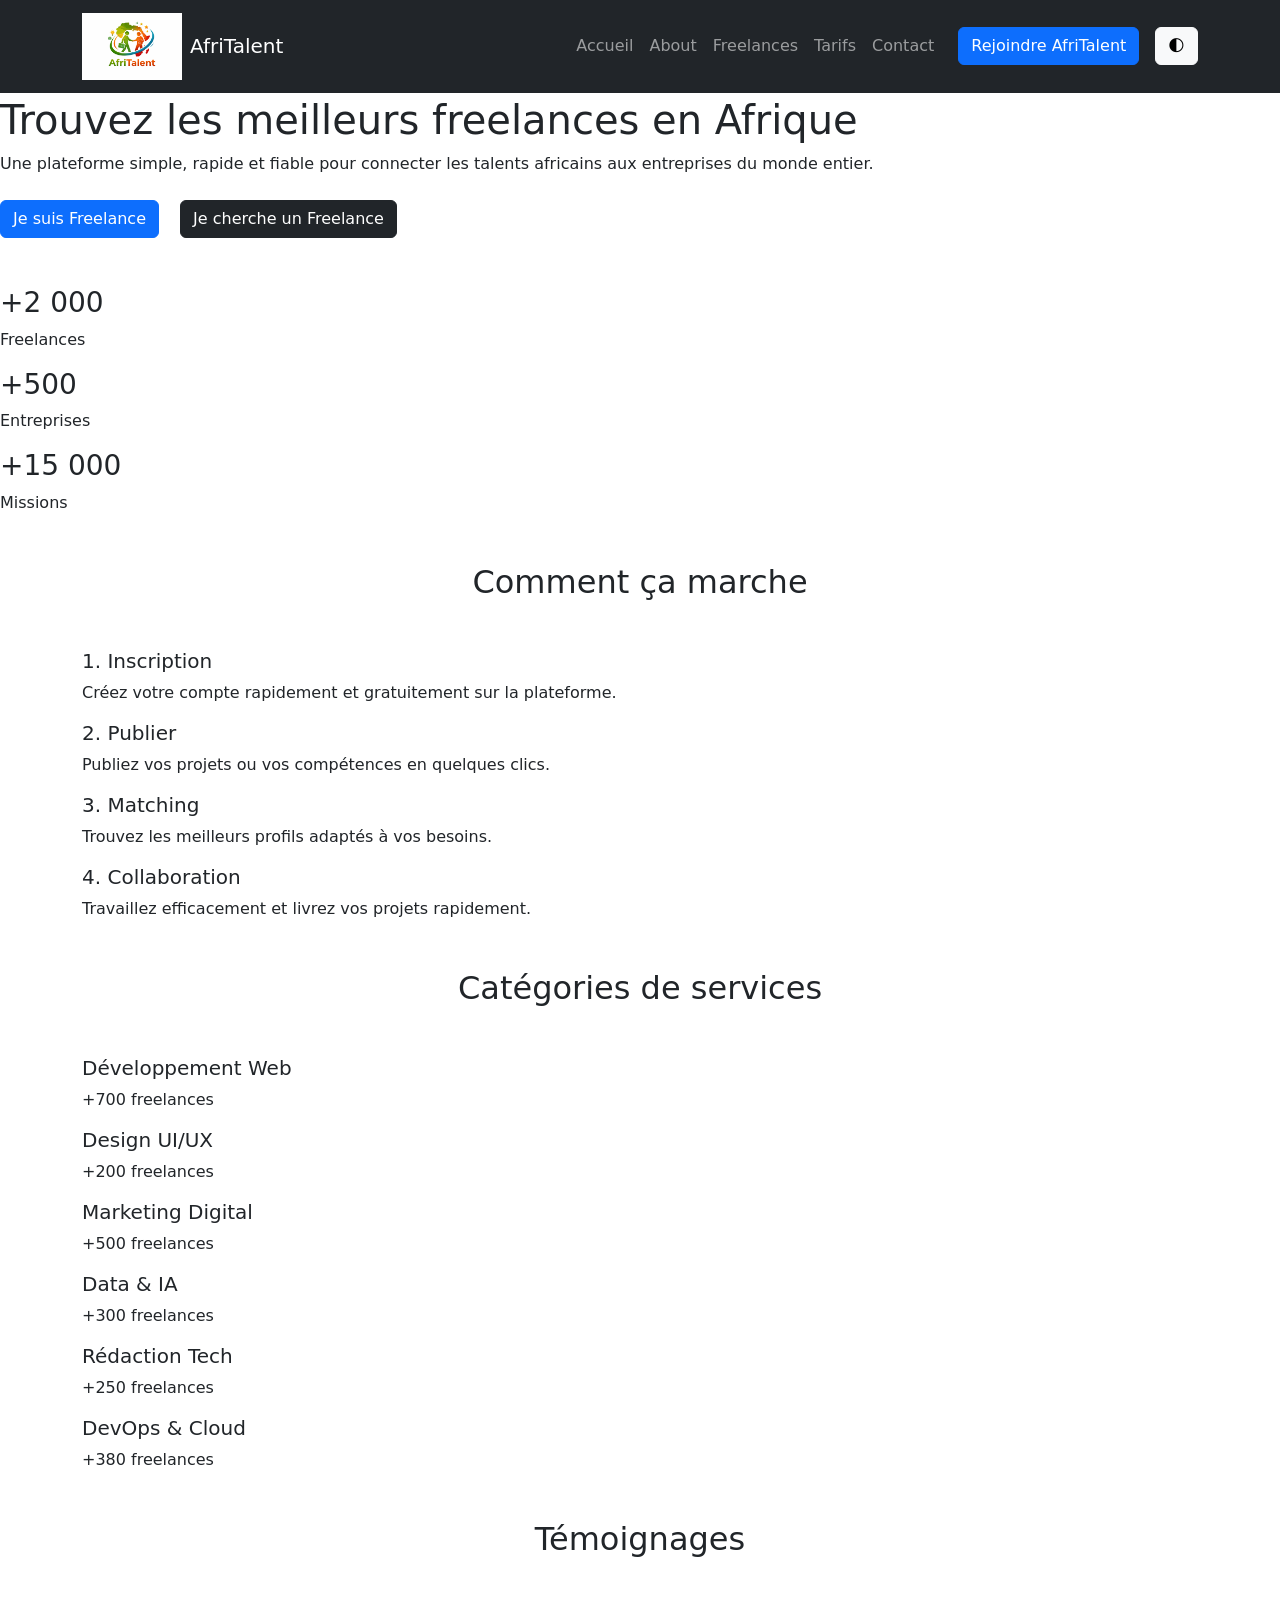
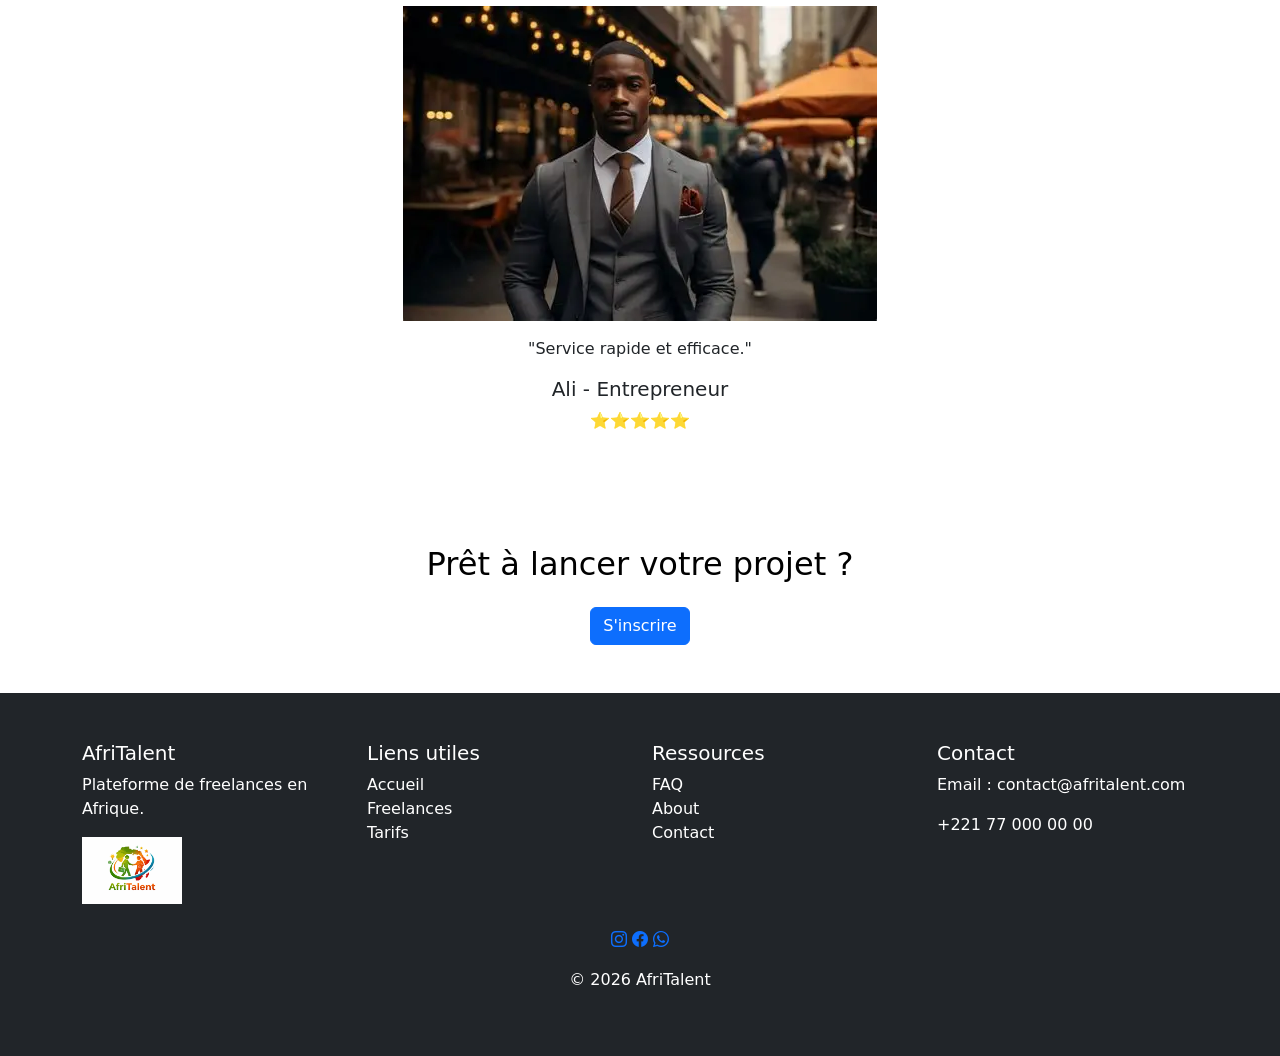
<file: index.html>
<!DOCTYPE html>
<html lang="fr">
<head> 
<meta charset="UTF-8"> 
<meta name="viewport" content="width=device-width, initial-scale=1.0"> 
<head>
  <title>AfriTalent — Accueil</title>
  <!-- Bootstrap -->
  <link href="https://cdn.jsdelivr.net/npm/bootstrap@5.3.0/dist/css/bootstrap.min.css" rel="stylesheet">
  <!-- Bootstrap Icons -->
  <link href="https://cdn.jsdelivr.net/npm/bootstrap-icons@1.11.3/font/bootstrap-icons.min.css" rel="stylesheet"> 
  <link rel="stylesheet" href="css/style.css">
</head>

<body>
  <!-- HEADER -->
  <header>
    <nav class="navbar navbar-expand-lg navbar-dark bg-dark fixed-top">
      <div class="container">
        <a class="navbar-brand d-flex align-items-center" href="index.html">
          <img src="images/logo.png" alt="Logo AfriTalent" width="100" class="me-2">
          AfriTalent
        </a>
        <button class="navbar-toggler" type="button" data-bs-toggle="collapse" data-bs-target="#menu">
          <span class="navbar-toggler-icon"></span>
        </button>
        <div class="collapse navbar-collapse" id="menu">
          <ul class="navbar-nav ms-auto">
            <li class="nav-item">
              <a class="nav-link" href="index.html">Accueil</a>
            </li>
            <li class="nav-item">
              <a class="nav-link" href="about.html">About</a>
            </li>
            <li class="nav-item">
              <a class="nav-link" href="freelances.html">Freelances</a>
            </li>
            <li class="nav-item">
              <a class="nav-link" href="tarifs.html">Tarifs</a>
            </li>
            <li class="nav-item">
              <a class="nav-link" href="contact.html">Contact</a>
            </li>
          </ul>
          <a href="#" class="btn btn-primary ms-3">Rejoindre AfriTalent</a>
          <button class="btn btn-light ms-3">🌓</button>
        </div>
      </div>
    </nav>
  </header>
  <!-- MAIN -->
  <main class="mt-5 pt-5">
    <!-- HERO -->
    <section class="hero">
      <div class="hero-text">
        <h1>Trouvez les meilleurs freelances en Afrique</h1>
        <p>
          Une plateforme simple, rapide et fiable pour connecter les talents africains
          aux entreprises du monde entier.
        </p>
        <div class="mt-4">
          <a href="#" class="btn btn-primary me-3">Je suis Freelance</a>
          <a href="freelances.html" class="btn btn-dark">
            Je cherche un Freelance
          </a>
        </div>
        <div class="stats mt-5">
          <div>
            <h3>+2 000</h3>
            <p>Freelances</p>
          </div>
          <div>
            <h3>+500</h3>
            <p>Entreprises</p>
          </div>
          <div>
            <h3>+15 000</h3>
            <p>Missions</p>
          </div>
        </div>
      </div>
    </section>
    <!-- COMMENT ÇA MARCHE -->
    <section class="container my-5">
      <h2 class="text-center mb-5">Comment ça marche</h2>
      <div class="bento-grid">
        <div class="bento-item large">
          <h5>1. Inscription</h5>
          <p>
            Créez votre compte rapidement et gratuitement sur la plateforme.
          </p>
        </div>
        <div class="bento-item">
          <h5>2. Publier</h5>
          <p>
            Publiez vos projets ou vos compétences en quelques clics.
          </p>
        </div>
        <div class="bento-item">
          <h5>3. Matching</h5>
          <p>
            Trouvez les meilleurs profils adaptés à vos besoins.
          </p>
        </div>
        <div class="bento-item wide">
          <h5>4. Collaboration</h5>
          <p>
            Travaillez efficacement et livrez vos projets rapidement.
          </p>
        </div>
      </div>
    </section>
    <!-- CATÉGORIES -->
    <section class="container my-5">
      <h2 class="text-center mb-5">Catégories de services</h2>
      <div class="categories">
        <div class="category-card">
          <h5>Développement Web</h5>
          <p>+700 freelances</p>
        </div>
        <div class="category-card">
          <h5>Design UI/UX</h5>
          <p>+200 freelances</p>
        </div>
        <div class="category-card">
          <h5>Marketing Digital</h5>
          <p>+500 freelances</p>
        </div>
        <div class="category-card">
          <h5>Data & IA</h5>
          <p>+300 freelances</p>
        </div>
        <div class="category-card">
          <h5>Rédaction Tech</h5>
          <p>+250 freelances</p>
        </div>
        <div class="category-card">
          <h5>DevOps & Cloud</h5>
          <p>+380 freelances</p>
        </div>
      </div>
    </section>
    <!-- TÉMOIGNAGES -->
    <section class="container my-5">
      <h2 class="text-center mb-5">Témoignages</h2>
      <div id="carouselExample" class="carousel slide" data-bs-ride="carousel">
        <div class="carousel-inner text-center">
          <div class="carousel-item active">
            <img src="images/entrepreneur .webp" alt="" class="mb-3">
            <p>"Service rapide et efficace."</p>
            <h5>Ali - Entrepreneur</h5>
            <p>⭐⭐⭐⭐⭐</p>
          </div>
          <div class="carousel-item">
            <img src="images/freelance carooussel.avif" alt="" class="mb-3">
            <p>"Très bonne plateforme pour freelances."</p>
            <h5>Fatou - Freelance</h5>
            <p>⭐⭐⭐⭐⭐</p>
          </div>
          <div class="carousel-item">
            <img src="images/start up.webp" alt="" class="mb-3">
            <p>"Je recommande fortement."</p>
            <h5>Fatoumata - Startup</h5>
            <p>⭐⭐⭐⭐⭐</p>
          </div>
        </div>
        <!-- BUTTONS -->
        <button class="carousel-control-prev" type="button" data-bs-target="#carouselExample" data-bs-slide="prev">
          <span class="carousel-control-prev-icon"></span>
        </button>
        <button class="carousel-control-next" type="button" data-bs-target="#carouselExample" data-bs-slide="next">
          <span class="carousel-control-next-icon"></span>
        </button>
      </div>
    </section>
    <!-- CTA -->
    <section class="text-black text-center py-5">
      <h2>Prêt à lancer votre projet ?</h2>
      <a href="#" class="btn btn-primary mt-3">S'inscrire</a>
    </section>
  </main>
  <!-- FOOTER -->
  <footer class="bg-dark text-white py-5">
    <div class="container">
      <div class="row">
        <div class="col-md-3">
          <h5>AfriTalent</h5>
          <p>Plateforme de freelances en Afrique.</p>
          <img src="images/logo.png" alt="Logo AfriTalent" width="100">
        </div>
        <div class="col-md-3">
          <h5>Liens utiles</h5>
          <ul class="list-unstyled">
            <li>
              <a class="nav-link" href="index.html">Accueil</a>
            </li>
            <li>
              <a class="nav-link" href="freelances.html">Freelances</a>
            </li>
            <li>
              <a class="nav-link" href="tarifs.html">Tarifs</a>
            </li>
          </ul>
        </div>
        <div class="col-md-3">
          <h5>Ressources</h5>
          <ul class="list-unstyled">
            <li>FAQ</li>
            <li>About</li>
            <li>Contact</li>
          </ul>
        </div>
        <div class="col-md-3">
          <h5>Contact</h5>
          <p>Email : contact@afritalent.com</p>
          <p>+221 77 000 00 00</p>
        </div>
      </div>
     <div class="text-center mt-4">
                <a href="#"><i class="bi bi-instagram"></i></a>
                <a href="#"><i class="bi bi-facebook"></i></a>
                <a href="#"><i class="bi bi-whatsapp"></i></a>
                <p class="mt-3">© 2026 AfriTalent</p>
            </div>
    </div>
  </footer>
  <!-- Bootstrap JS -->
  <script src="https://cdn.jsdelivr.net/npm/bootstrap@5.3.0/dist/js/bootstrap.bundle.min.js"></script>
  <script></script>
</body>

</html>
</file>
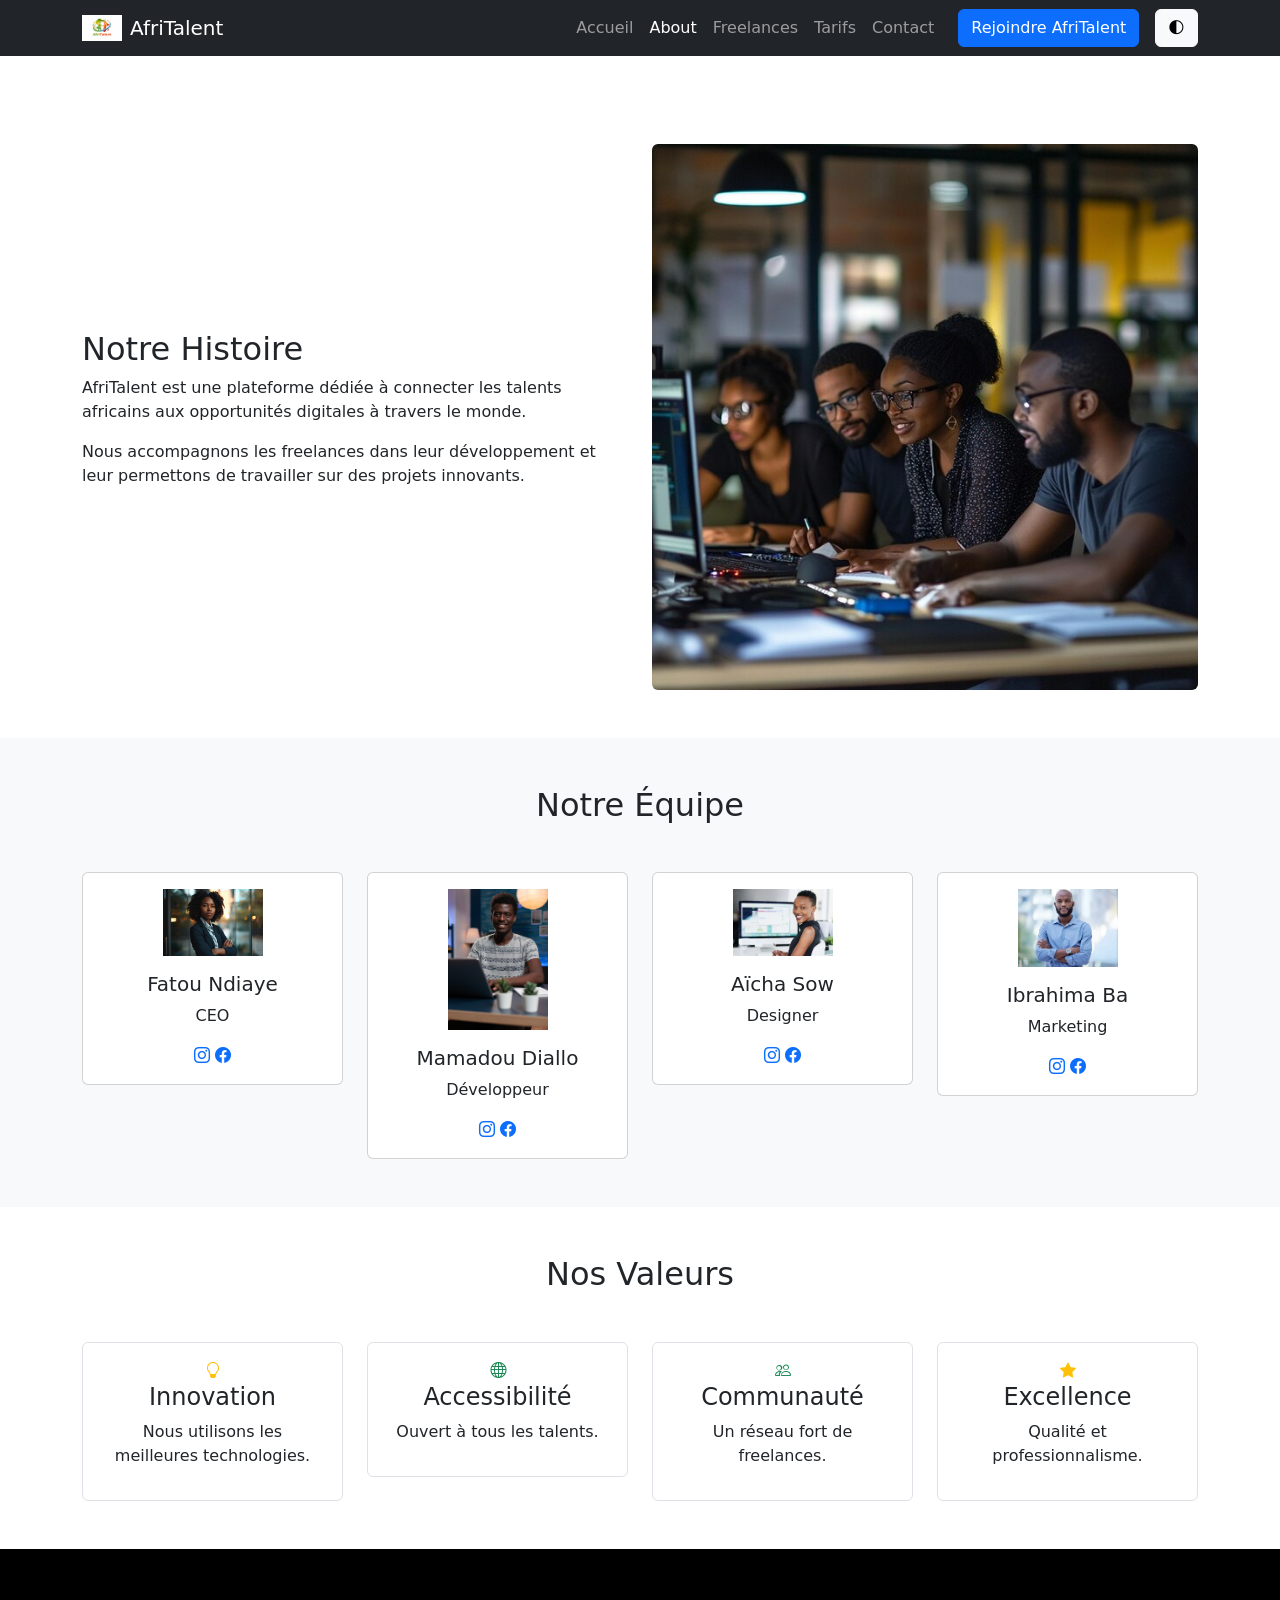
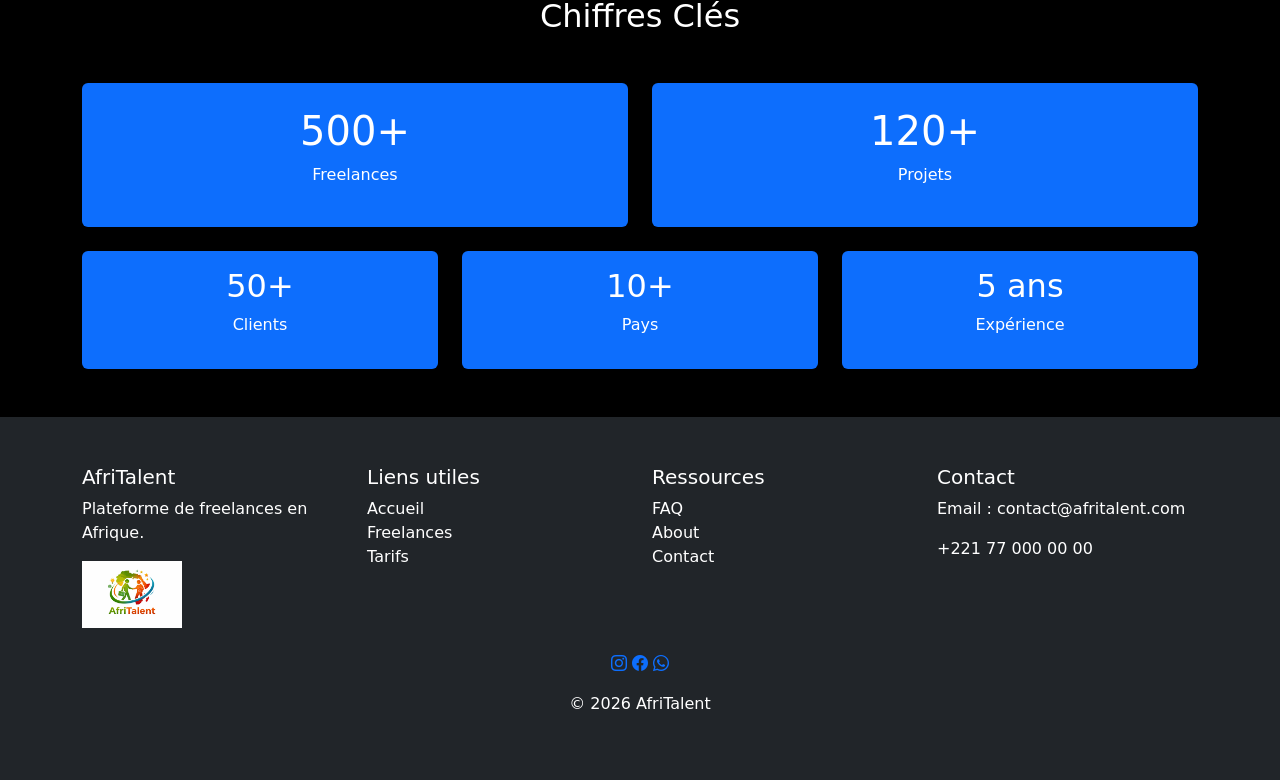
<file: about.html>
<!DOCTYPE html>
<html lang="fr">
<head> 
<meta charset="UTF-8"> 
<meta name="viewport" content="width=device-width, initial-scale=1.0"> 
<head>
    <title>AfriTalent — About</title>
    <link href="https://cdn.jsdelivr.net/npm/bootstrap@5.3.0/dist/css/bootstrap.min.css" rel="stylesheet">
    <link href="https://cdn.jsdelivr.net/npm/bootstrap-icons@1.11.3/font/bootstrap-icons.min.css" rel="stylesheet">
    <link rel="stylesheet" href="css/style.css">
</head>

<body class="pt-5">
    <!-- NAVBAR -->
    <nav class="navbar navbar-expand-lg navbar-dark bg-dark fixed-top">
        <div class="container">
            <a class="navbar-brand d-flex align-items-center" href="index.html">
                <img src="images/logo.png" width="40" class="me-2" alt="logo">
                AfriTalent
            </a>
            <button class="navbar-toggler" type="button" data-bs-toggle="collapse" data-bs-target="#menu">
                <span class="navbar-toggler-icon"></span>
            </button>
            <div class="collapse navbar-collapse" id="menu">
                <ul class="navbar-nav ms-auto">
                    <li class="nav-item">
                        <a class="nav-link" href="index.html">Accueil</a>
                    </li>
                    <li class="nav-item">
                        <a class="nav-link active" href="about.html">About</a>
                    </li>
                    <li class="nav-item">
                        <a class="nav-link" href="freelances.html">Freelances</a>
                    </li>
                    <li class="nav-item">
                        <a class="nav-link" href="tarifs.html">Tarifs</a>
                    </li>
                    <li class="nav-item">
                        <a class="nav-link" href="contact.html">Contact</a>
                    </li>
                </ul>
                <a href="#" class="btn btn-primary ms-3">
                    Rejoindre AfriTalent
                </a>
                <button class="btn btn-light ms-3">🌓</button>
            </div>
        </div>
    </nav>
    <!-- HISTOIRE -->
    <section class="container py-5 mt-5">
        <div class="row align-items-center">
            <div class="col-md-6">
                <h2>Notre Histoire</h2>
                <p>
                    AfriTalent est une plateforme dédiée à connecter les talents africains
                    aux opportunités digitales à travers le monde.
                </p>
                <p>
                    Nous accompagnons les freelances dans leur développement et leur
                    permettons de travailler sur des projets innovants.
                </p>
            </div>
            <div class="col-md-6 text-center">
                <img src="images/notre histoire.jpg" class="img-fluid rounded" alt="Notre histoire">
            </div>
        </div>
    </section>
    <!-- EQUIPE -->
    <section class="bg-light py-5">
        <div class="container">
            <h2 class="text-center mb-5">Notre Équipe</h2>
            <div class="row g-4 text-center">
                <div class="col-md-3">
                    <div class="card p-3">
                        <img src="images/ceo about.avif" class="mx-auto mb-3" width="100">
                        <h5>Fatou Ndiaye</h5>
                        <p>CEO</p>
                        <div>
                            <a href="#"><i class="bi bi-instagram text-primary"></i></a>
                            <a href="#"><i class="bi bi-facebook text-primary"></i></a>
                        </div>
                    </div>
                </div>
                <div class="col-md-3">
                    <div class="card p-3">
                        <img src="images/portrait-homme-entrepredev about.avif" class="mx-auto mb-3" width="100">
                        <h5>Mamadou Diallo</h5>
                        <p>Développeur</p>
                        <div>
                            <a href="#"><i class="bi bi-instagram text-primary"></i></a>
                            <a href="#"><i class="bi bi-facebook text-primary"></i></a>
                        </div>
                    </div>
                </div>
                <div class="col-md-3">
                    <div class="card p-3">
                        <img src="images/designer about.webp" class="mx-auto mb-3" width="100">
                        <h5>Aïcha Sow</h5>
                        <p>Designer</p>
                        <div>
                            <a href="#"><i class="bi bi-instagram text-primary"></i></a>
                            <a href="#"><i class="bi bi-facebook text-primary"></i></a>
                        </div>
                    </div>
                </div>
                <div class="col-md-3">
                    <div class="card p-3">
                        <img src="images/marketing about.webp" class="mx-auto mb-3" width="100">
                        <h5>Ibrahima Ba</h5>
                        <p>Marketing</p>
                        <div>
                            <a href="#"><i class="bi bi-instagram text-primary"></i></a>
                            <a href="#"><i class="bi bi-facebook text-primary"></i></a>
                        </div>
                    </div>
                </div>
            </div>
        </div>
    </section>
    <!-- VALEURS -->
    <section class="container py-5">
        <h2 class="text-center mb-5">Nos Valeurs</h2>
        <div class="row text-center g-4">
            <div class="col-md-3">
                <div class="border rounded p-3">
                    <i class="bi bi-lightbulb text-warning"></i>
                    <h4>Innovation</h4>
                    <p>Nous utilisons les meilleures technologies.</p>
                </div>
            </div>
            <div class="col-md-3">
                <div class="border rounded p-3">
                    <i class="bi bi-globe text-success"></i>
                    <h4>Accessibilité</h4>
                    <p>Ouvert à tous les talents.</p>
                </div>
            </div>
            <div class="col-md-3">
                <div class="border rounded p-3">
                    <i class="bi bi-people text-success"></i>
                    <h4>Communauté</h4>
                    <p>Un réseau fort de freelances.</p>
                </div>
            </div>
            <div class="col-md-3">
                <div class="border rounded p-3">
                    <i class="bi bi-star-fill text-warning"></i>
                    <h4>Excellence</h4>
                    <p>Qualité et professionnalisme.</p>
                </div>
            </div>
        </div>
    </section>
    <!-- CHIFFRES -->
    <section class="bg-black text-white py-5">
        <div class="container">
            <h2 class="text-center mb-5">Chiffres Clés</h2>
            <div class="row g-4">
                <div class="col-md-6">
                    <div class="bg-primary text-center text-white p-4 rounded">
                        <h1>500+</h1>
                        <p>Freelances</p>
                    </div>
                </div>
                <div class="col-md-6">
                    <div class="bg-primary text-center text-white p-4 rounded">
                        <h1>120+</h1>
                        <p>Projets</p>
                    </div>
                </div>
                <div class="col-md-4">
                    <div class="bg-primary text-center text-white p-3 rounded">
                        <h2>50+</h2>
                        <p>Clients</p>
                    </div>
                </div>
                <div class="col-md-4">
                    <div class="bg-primary text-center text-white p-3 rounded">
                        <h2>10+</h2>
                        <p>Pays</p>
                    </div>
                </div>
                <div class="col-md-4">
                    <div class="bg-primary text-center text-white p-3 rounded">
                        <h2>5 ans</h2>
                        <p>Expérience</p>
                    </div>
                </div>
            </div>
        </div>
    </section>
    <!-- FOOTER -->
    <footer class="bg-dark text-white py-5">
        <div class="container">
            <div class="row">
                <div class="col-md-3">
                    <h5>AfriTalent</h5>
                    <p>Plateforme de freelances en Afrique.</p>
                    <img src="images/logo.png" alt="Logo" width="100">
                </div>
                <div class="col-md-3">
                    <h5>Liens utiles</h5>
                    <ul class="list-unstyled">
                        <li><a class="nav-link" href="index.html">Accueil</a></li>
                        <li><a class="nav-link" href="freelances.html">Freelances</a></li>
                        <li><a class="nav-link" href="tarifs.html">Tarifs</a></li>
                    </ul>
                </div>
                <div class="col-md-3">
                    <h5>Ressources</h5>
                    <ul class="list-unstyled">
                        <li>FAQ</li>
                        <li>About</li>
                        <li>Contact</li>
                    </ul>
                </div>
                <div class="col-md-3">
                    <h5>Contact</h5>
                    <p>Email : contact@afritalent.com</p>
                    <p>+221 77 000 00 00</p>
                </div>
            </div>
            <div class="text-center mt-4">
                <a href="#"><i class="bi bi-instagram"></i></a>
                <a href="#"><i class="bi bi-facebook"></i></a>
                <a href="#"><i class="bi bi-whatsapp"></i></a>
                <p class="mt-3">© 2026 AfriTalent</p>
            </div>
        </div>
    </footer>
    <script src="https://cdn.jsdelivr.net/npm/bootstrap@5.3.0/dist/js/bootstrap.bundle.min.js"></script>
    <script></script>
</body>

</html>
</file>
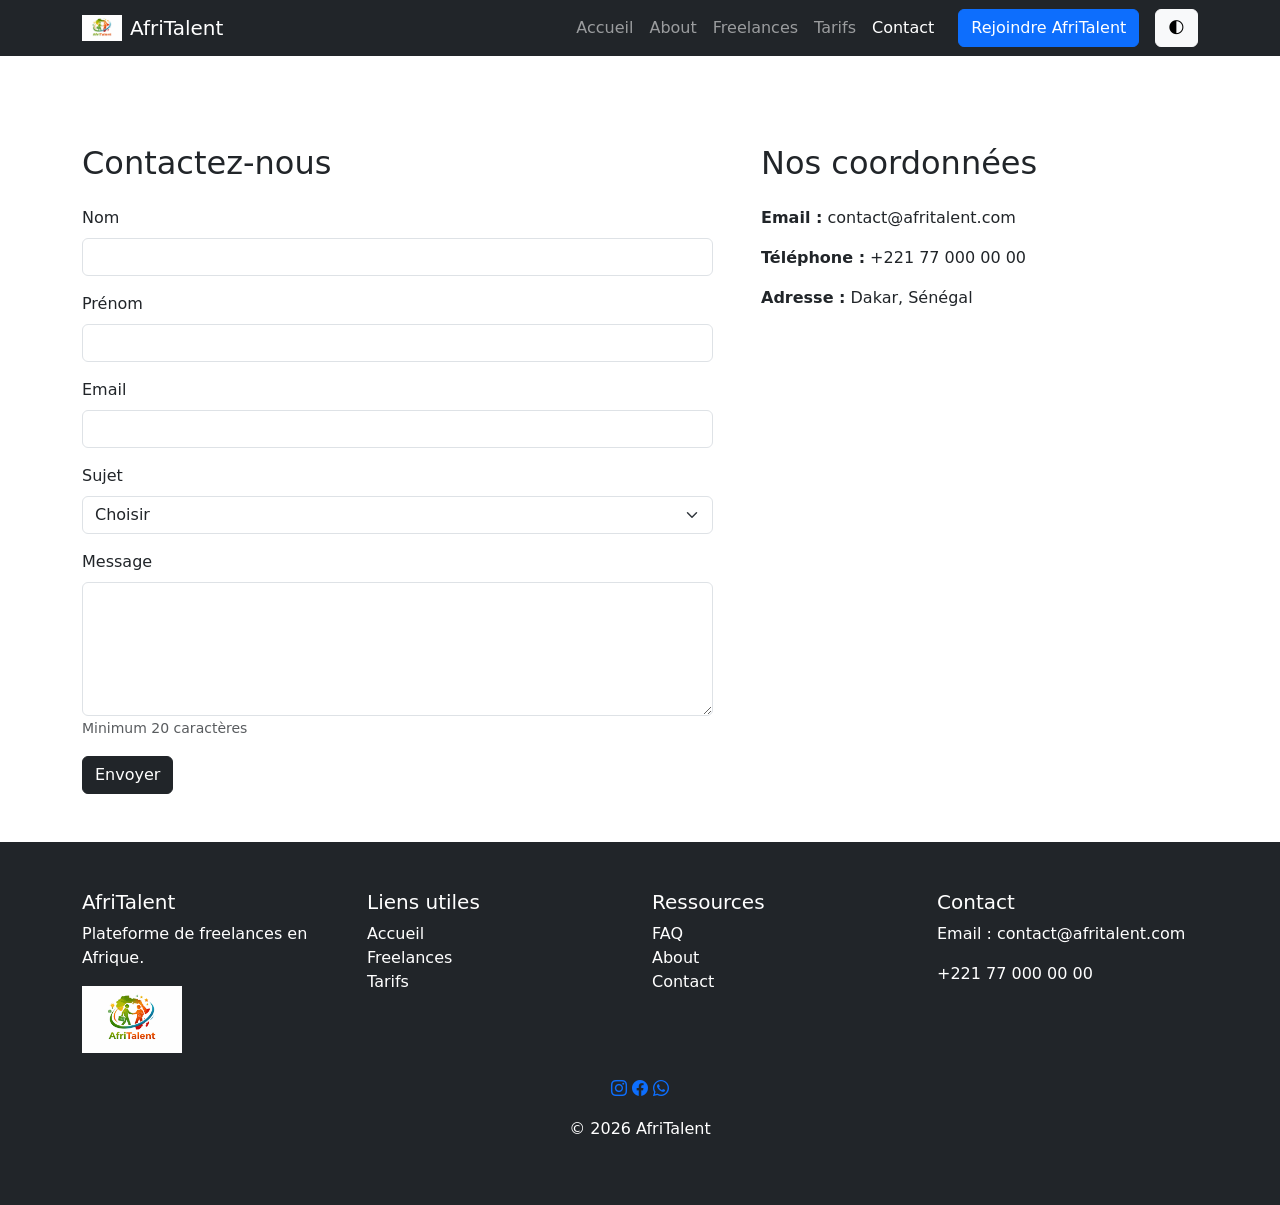
<file: contact.html>
<!DOCTYPE html>
<html lang="fr">
<head> 
<meta charset="UTF-8"> 
<meta name="viewport" content="width=device-width, initial-scale=1.0"> 
<head>
    <title>AfriTalent — Contact</title>
    <link href="https://cdn.jsdelivr.net/npm/bootstrap@5.3.0/dist/css/bootstrap.min.css" rel="stylesheet">
    <link href="https://cdn.jsdelivr.net/npm/bootstrap-icons@1.11.3/font/bootstrap-icons.min.css" rel="stylesheet">
    <link rel="stylesheet" href="css/style.css">
</head>

<body class="pt-5">
    <!-- NAVBAR -->
    <nav class="navbar navbar-expand-lg navbar-dark bg-dark fixed-top">
        <div class="container">
            <a class="navbar-brand d-flex align-items-center" href="index.html">
                <img src="images/logo.png" width="40" class="me-2" alt="logo">
                AfriTalent
            </a>
            <button class="navbar-toggler" type="button" data-bs-toggle="collapse" data-bs-target="#menu">
                <span class="navbar-toggler-icon"></span>
            </button>
            <div class="collapse navbar-collapse" id="menu">
                <ul class="navbar-nav ms-auto">
                    <li class="nav-item">
                        <a class="nav-link" href="index.html">Accueil</a>
                    </li>
                    <li class="nav-item">
                        <a class="nav-link" href="about.html">About</a>
                    </li>
                    <li class="nav-item">
                        <a class="nav-link" href="freelances.html">Freelances</a>
                    </li>
                    <li class="nav-item">
                        <a class="nav-link" href="tarifs.html">Tarifs</a>
                    </li>
                    <li class="nav-item">
                        <a class="nav-link active" href="contact.html">Contact</a>
                    </li>
                </ul>
                <a href="#" class="btn btn-primary ms-3">
                    Rejoindre AfriTalent
                </a>
                <button class="btn btn-light ms-3">🌓</button>
            </div>
        </div>
    </nav>
    <!-- CONTACT -->
    <section class="container py-5 mt-5">
        <div class="row g-5">
            <!-- FORM -->
            <div class="col-md-7">
                <h2 class="mb-4">Contactez-nous</h2>
                <form>
                    <div class="mb-3">
                        <label class="form-label">Nom</label>
                        <input type="text" class="form-control" required>
                    </div>
                    <div class="mb-3">
                        <label class="form-label">Prénom</label>
                        <input type="text" class="form-control" required>
                    </div>
                    <div class="mb-3">
                        <label class="form-label">Email</label>
                        <input type="email" class="form-control" required>
                    </div>
                    <div class="mb-3">
                        <label class="form-label">Sujet</label>
                        <select class="form-select" required>
                            <option value="">Choisir</option>
                            <option>Demande d'information</option>
                            <option>Support</option>
                            <option>Partenariat</option>
                        </select>
                    </div>
                    <div class="mb-3">
                        <label class="form-label">Message</label>
                        <textarea class="form-control" rows="5" minlength="20" required></textarea>
                        <small class="text-muted">
                            Minimum 20 caractères
                        </small>
                    </div>
                    <button type="submit" class="btn btn-dark">
                        Envoyer
                    </button>
                </form>
            </div>
            <!-- INFOS -->
            <div class="col-md-5">
                <h2 class="mb-4">Nos coordonnées</h2>
                <p><strong>Email :</strong> contact@afritalent.com</p>
                <p><strong>Téléphone :</strong> +221 77 000 00 00</p>
                <p><strong>Adresse :</strong> Dakar, Sénégal</p>
                <iframe src="https://maps.google.com/maps?q=dakar&t=&z=13&ie=UTF8&iwloc=&output=embed"></iframe>
            </div>
        </div>
    </section>
    <!-- FOOTER -->
    <footer class="bg-dark text-white py-5">
        <div class="container">
            <div class="row">
                <div class="col-md-3">
                    <h5>AfriTalent</h5>
                    <p>Plateforme de freelances en Afrique.</p>
                    <img src="images/logo.png" alt="Logo" width="100">
                </div>
                <div class="col-md-3">
                    <h5>Liens utiles</h5>
                    <ul class="list-unstyled">
                        <li><a class="nav-link" href="index.html">Accueil</a></li>
                        <li><a class="nav-link" href="freelances.html">Freelances</a></li>
                        <li><a class="nav-link" href="tarifs.html">Tarifs</a></li>
                    </ul>
                </div>
                <div class="col-md-3">
                    <h5>Ressources</h5>
                    <ul class="list-unstyled">
                        <li>FAQ</li>
                        <li>About</li>
                        <li>Contact</li>
                    </ul>
                </div>
                <div class="col-md-3">
                    <h5>Contact</h5>
                    <p>Email : contact@afritalent.com</p>
                    <p>+221 77 000 00 00</p>
                </div>
            </div>
            <div class="text-center mt-4">
                <a href="#"><i class="bi bi-instagram"></i></a>
                <a href="#"><i class="bi bi-facebook"></i></a>
                <a href="#"><i class="bi bi-whatsapp"></i></a>
                <p class="mt-3">© 2026 AfriTalent</p>
            </div>
        </div>
    </footer>
    <script src="https://cdn.jsdelivr.net/npm/bootstrap@5.3.0/dist/js/bootstrap.bundle.min.js"></script>
    <script></script>
</body>

</html>
</file>
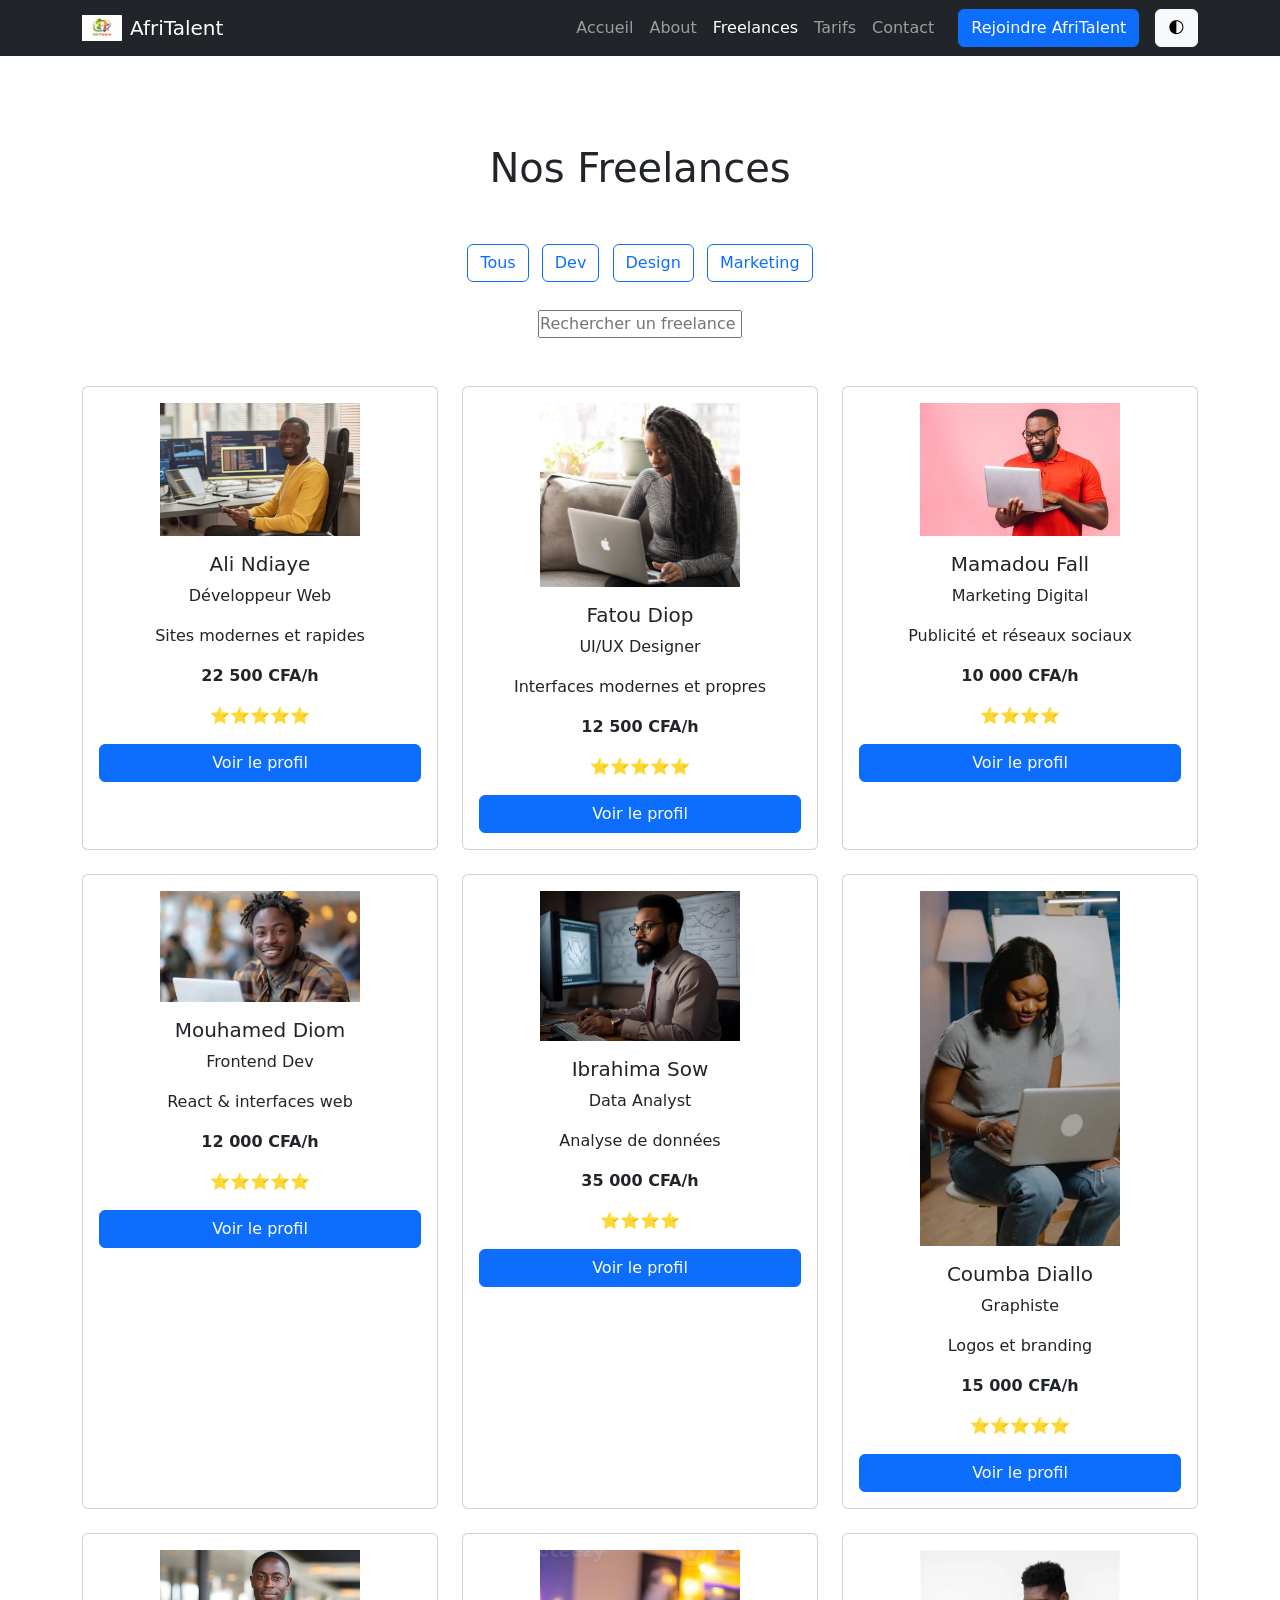
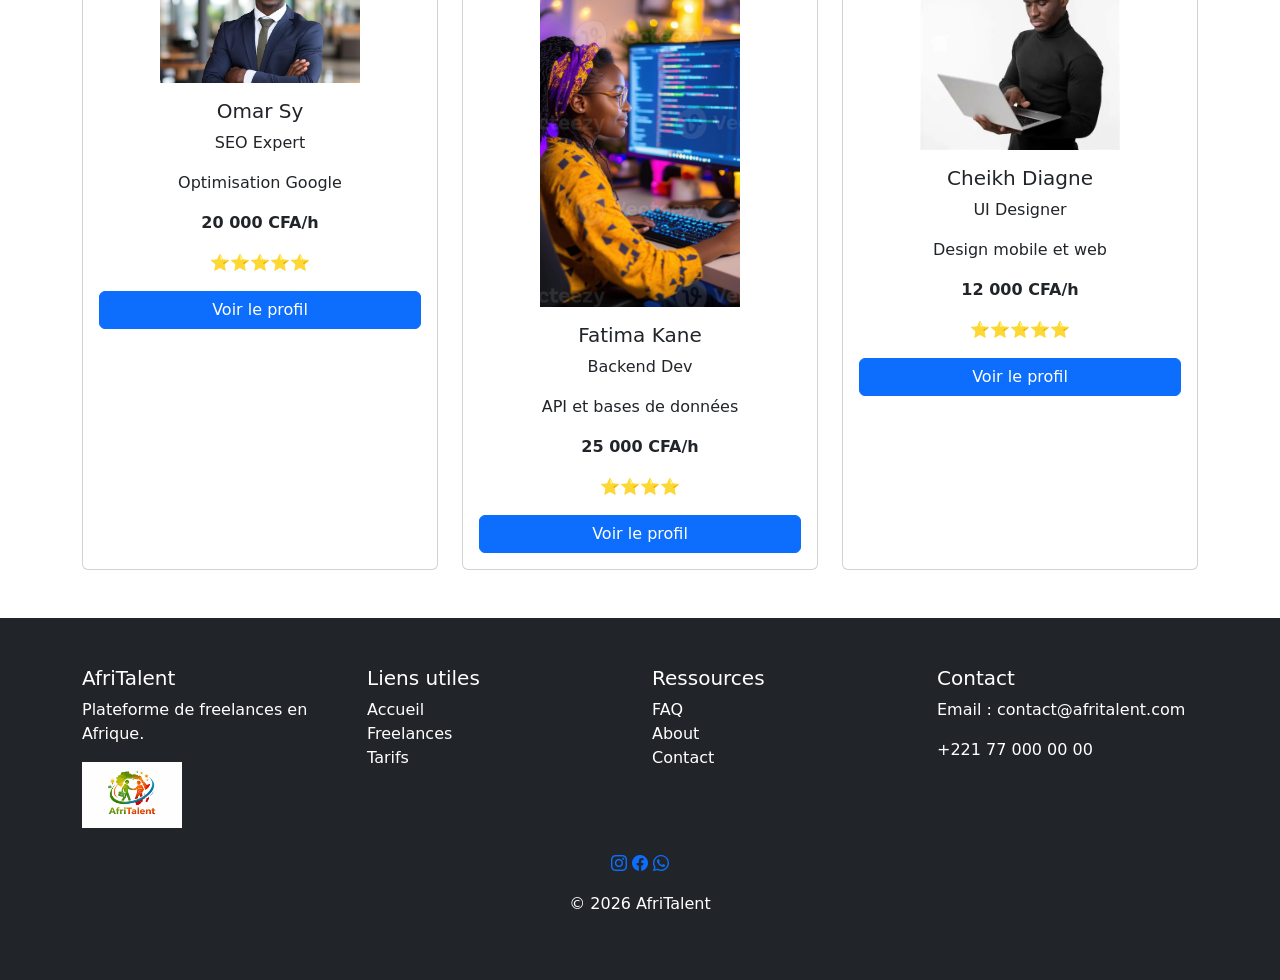
<file: freelances.html>
<!DOCTYPE html>
<html lang="fr">
<head> 
<meta charset="UTF-8"> 
<meta name="viewport" content="width=device-width, initial-scale=1.0"> 
<head>
    <title>AfriTalent — Freelances</title>
    <link href="https://cdn.jsdelivr.net/npm/bootstrap@5.3.0/dist/css/bootstrap.min.css" rel="stylesheet">
    <link href="https://cdn.jsdelivr.net/npm/bootstrap-icons@1.11.3/font/bootstrap-icons.min.css" rel="stylesheet">
    <link rel="stylesheet" href="css/style.css">
</head>

<body class="pt-5">
    <!-- NAVBAR -->
    <nav class="navbar navbar-expand-lg navbar-dark bg-dark fixed-top">
        <div class="container">
            <a class="navbar-brand d-flex align-items-center" href="index.html">
                <img src="images/logo.png" width="40" class="me-2" alt="logo">
                AfriTalent
            </a>
            <button class="navbar-toggler" type="button" data-bs-toggle="collapse" data-bs-target="#menu">
                <span class="navbar-toggler-icon"></span>
            </button>
            <div class="collapse navbar-collapse" id="menu">
                <ul class="navbar-nav ms-auto">
                    <li class="nav-item">
                        <a class="nav-link" href="index.html">Accueil</a>
                    </li>
                    <li class="nav-item">
                        <a class="nav-link" href="about.html">About</a>
                    </li>
                    <li class="nav-item">
                        <a class="nav-link active" href="freelances.html">Freelances</a>
                    </li>
                    <li class="nav-item">
                        <a class="nav-link" href="tarifs.html">Tarifs</a>
                    </li>
                    <li class="nav-item">
                        <a class="nav-link" href="contact.html">Contact</a>
                    </li>
                </ul>
                <a href="#" class="btn btn-primary ms-3">
                    Rejoindre AfriTalent
                </a>
                <button class="btn btn-light ms-3">🌓</button>
            </div>
        </div>
    </nav>
    <!-- MAIN -->
    <main class="container py-5 mt-5">
        <h1 class="text-center mb-5">Nos Freelances</h1>
        <!-- FILTRES -->
        <div class="text-center mb-4">
            <button class="btn btn-outline-primary m-1 filter-btn" data-filter="all">
                Tous
            </button>
            <button class="btn btn-outline-primary m-1 filter-btn" data-filter="dev">
                Dev
            </button>
            <button class="btn btn-outline-primary m-1 filter-btn" data-filter="design">
                Design
            </button>
            <button class="btn btn-outline-primary m-1 filter-btn" data-filter="marketing">
                Marketing
            </button>
        </div>
        <!-- RECHERCHE -->
        <div class="text-center mb-5">
            <div class="search-bar">
                <input type="text" id="search" placeholder="Rechercher un freelance">
            </div>
        </div>
        <!-- PROFILS -->
        <div class="row g-4" id="freelanceList">
            <!-- CARD 1 -->
            <div class="col-12 col-md-6 col-lg-4 freelance-card" data-category="dev">
                <div class="card p-3 text-center h-100">
                    <img src="images/freelances dev.webp" class="mx-auto mb-3" width="200" alt="dev">
                    <h5>Ali Ndiaye</h5>
                    <p>Développeur Web</p>
                    <p>Sites modernes et rapides</p>
                    <p><strong>22 500 CFA/h</strong></p>
                    <p>⭐⭐⭐⭐⭐</p>
                    <button class="btn btn-primary">
                        Voir le profil
                    </button>
                </div>
            </div>
            <!-- CARD 2 -->
            <div class="col-12 col-md-6 col-lg-4 freelance-card" data-category="design">
                <div class="card p-3 text-center h-100">
                    <img src="images/ux-design.jpg" class="mx-auto mb-3" width="200" alt="designer">
                    <h5>Fatou Diop</h5>
                    <p>UI/UX Designer</p>
                    <p>Interfaces modernes et propres</p>
                    <p><strong>12 500 CFA/h</strong></p>
                    <p>⭐⭐⭐⭐⭐</p>
                    <button class="btn btn-primary">
                        Voir le profil
                    </button>
                </div>
            </div>
            <!-- CARD 3 -->
            <div class="col-12 col-md-6 col-lg-4 freelance-card" data-category="marketing">
                <div class="card p-3 text-center h-100">
                    <img src="images/mark free.jpg" class="mx-auto mb-3" width="200" alt="marketing">
                    <h5>Mamadou Fall</h5>
                    <p>Marketing Digital</p>
                    <p>Publicité et réseaux sociaux</p>
                    <p><strong>10 000 CFA/h</strong></p>
                    <p>⭐⭐⭐⭐</p>
                    <button class="btn btn-primary">
                        Voir le profil
                    </button>
                </div>
            </div>
            <!-- CARD 4 -->
            <div class="col-12 col-md-6 col-lg-4 freelance-card" data-category="dev">
                <div class="card p-3 text-center h-100">
                    <img src="images/front dev.webp" class="mx-auto mb-3" width="200" alt="frontend">
                    <h5>Mouhamed Diom</h5>
                    <p>Frontend Dev</p>
                    <p>React & interfaces web</p>
                    <p><strong>12 000 CFA/h</strong></p>
                    <p>⭐⭐⭐⭐⭐</p>
                    <button class="btn btn-primary">
                        Voir le profil
                    </button>
                </div>
            </div>
            <!-- CARD 5 -->
            <div class="col-12 col-md-6 col-lg-4 freelance-card" data-category="dev">
                <div class="card p-3 text-center h-100">
                    <img src="images/data analyst.avif" class="mx-auto mb-3" width="200" alt="data">
                    <h5>Ibrahima Sow</h5>
                    <p>Data Analyst</p>
                    <p>Analyse de données</p>
                    <p><strong>35 000 CFA/h</strong></p>
                    <p>⭐⭐⭐⭐</p>
                    <button class="btn btn-primary">
                        Voir le profil
                    </button>
                </div>
            </div>
            <!-- CARD 6 -->
            <div class="col-12 col-md-6 col-lg-4 freelance-card" data-category="design">
                <div class="card p-3 text-center h-100">
                    <img src="images/graph.webp" class="mx-auto mb-3" width="200" alt="graphiste">
                    <h5>Coumba Diallo</h5>
                    <p>Graphiste</p>
                    <p>Logos et branding</p>
                    <p><strong>15 000 CFA/h</strong></p>
                    <p>⭐⭐⭐⭐⭐</p>
                    <button class="btn btn-primary">
                        Voir le profil
                    </button>
                </div>
            </div>
            <!-- CARD 7 -->
            <div class="col-12 col-md-6 col-lg-4 freelance-card" data-category="marketing">
                <div class="card p-3 text-center h-100">
                    <img src="images/seo expert .avif" class="mx-auto mb-3" width="200" alt="seo">
                    <h5>Omar Sy</h5>
                    <p>SEO Expert</p>
                    <p>Optimisation Google</p>
                    <p><strong>20 000 CFA/h</strong></p>
                    <p>⭐⭐⭐⭐⭐</p>
                    <button class="btn btn-primary">
                        Voir le profil
                    </button>
                </div>
            </div>
            <!-- CARD 8 -->
            <div class="col-12 col-md-6 col-lg-4 freelance-card" data-category="dev">
                <div class="card p-3 text-center h-100">
                    <img src="images/back end .jpg" class="mx-auto mb-3" width="200" alt="backend">
                    <h5>Fatima Kane</h5>
                    <p>Backend Dev</p>
                    <p>API et bases de données</p>
                    <p><strong>25 000 CFA/h</strong></p>
                    <p>⭐⭐⭐⭐</p>
                    <button class="btn btn-primary">
                        Voir le profil
                    </button>
                </div>
            </div>
            <!-- CARD 9 -->
            <div class="col-12 col-md-6 col-lg-4 freelance-card" data-category="design">
                <div class="card p-3 text-center h-100">
                    <img src="images/OIP.webp" class="mx-auto mb-3" width="200" alt="ui designer">
                    <h5>Cheikh Diagne</h5>
                    <p>UI Designer</p>
                    <p>Design mobile et web</p>
                    <p><strong>12 000 CFA/h</strong></p>
                    <p>⭐⭐⭐⭐⭐</p>
                    <button class="btn btn-primary">
                        Voir le profil
                    </button>
                </div>
            </div>
        </div>
    </main>
    <!-- FOOTER -->
    <footer class="bg-dark text-white py-5">
        <div class="container">
            <div class="row">
                <div class="col-md-3">
                    <h5>AfriTalent</h5>
                    <p>Plateforme de freelances en Afrique.</p>
                    <img src="images/logo.png" alt="Logo" width="100">
                </div>
                <div class="col-md-3">
                    <h5>Liens utiles</h5>
                    <ul class="list-unstyled">
                        <li><a class="nav-link" href="index.html">Accueil</a></li>
                        <li><a class="nav-link" href="freelances.html">Freelances</a></li>
                        <li><a class="nav-link" href="tarifs.html">Tarifs</a></li>
                    </ul>
                </div>
                <div class="col-md-3">
                    <h5>Ressources</h5>
                    <ul class="list-unstyled">
                        <li>FAQ</li>
                        <li>About</li>
                        <li>Contact</li>
                    </ul>
                </div>
                <div class="col-md-3">
                    <h5>Contact</h5>
                    <p>Email : contact@afritalent.com</p>
                    <p>+221 77 000 00 00</p>
                </div>
            </div>
            <div class="text-center mt-4">
                <a href="#"><i class="bi bi-instagram"></i></a>
                <a href="#"><i class="bi bi-facebook"></i></a>
                <a href="#"><i class="bi bi-whatsapp"></i></a>
                <p class="mt-3">© 2026 AfriTalent</p>
            </div>
        </div>
    </footer>
    <script src="https://cdn.jsdelivr.net/npm/bootstrap@5.3.0/dist/js/bootstrap.bundle.min.js"></script>
    <script></script>
</body>

</html>
</file>
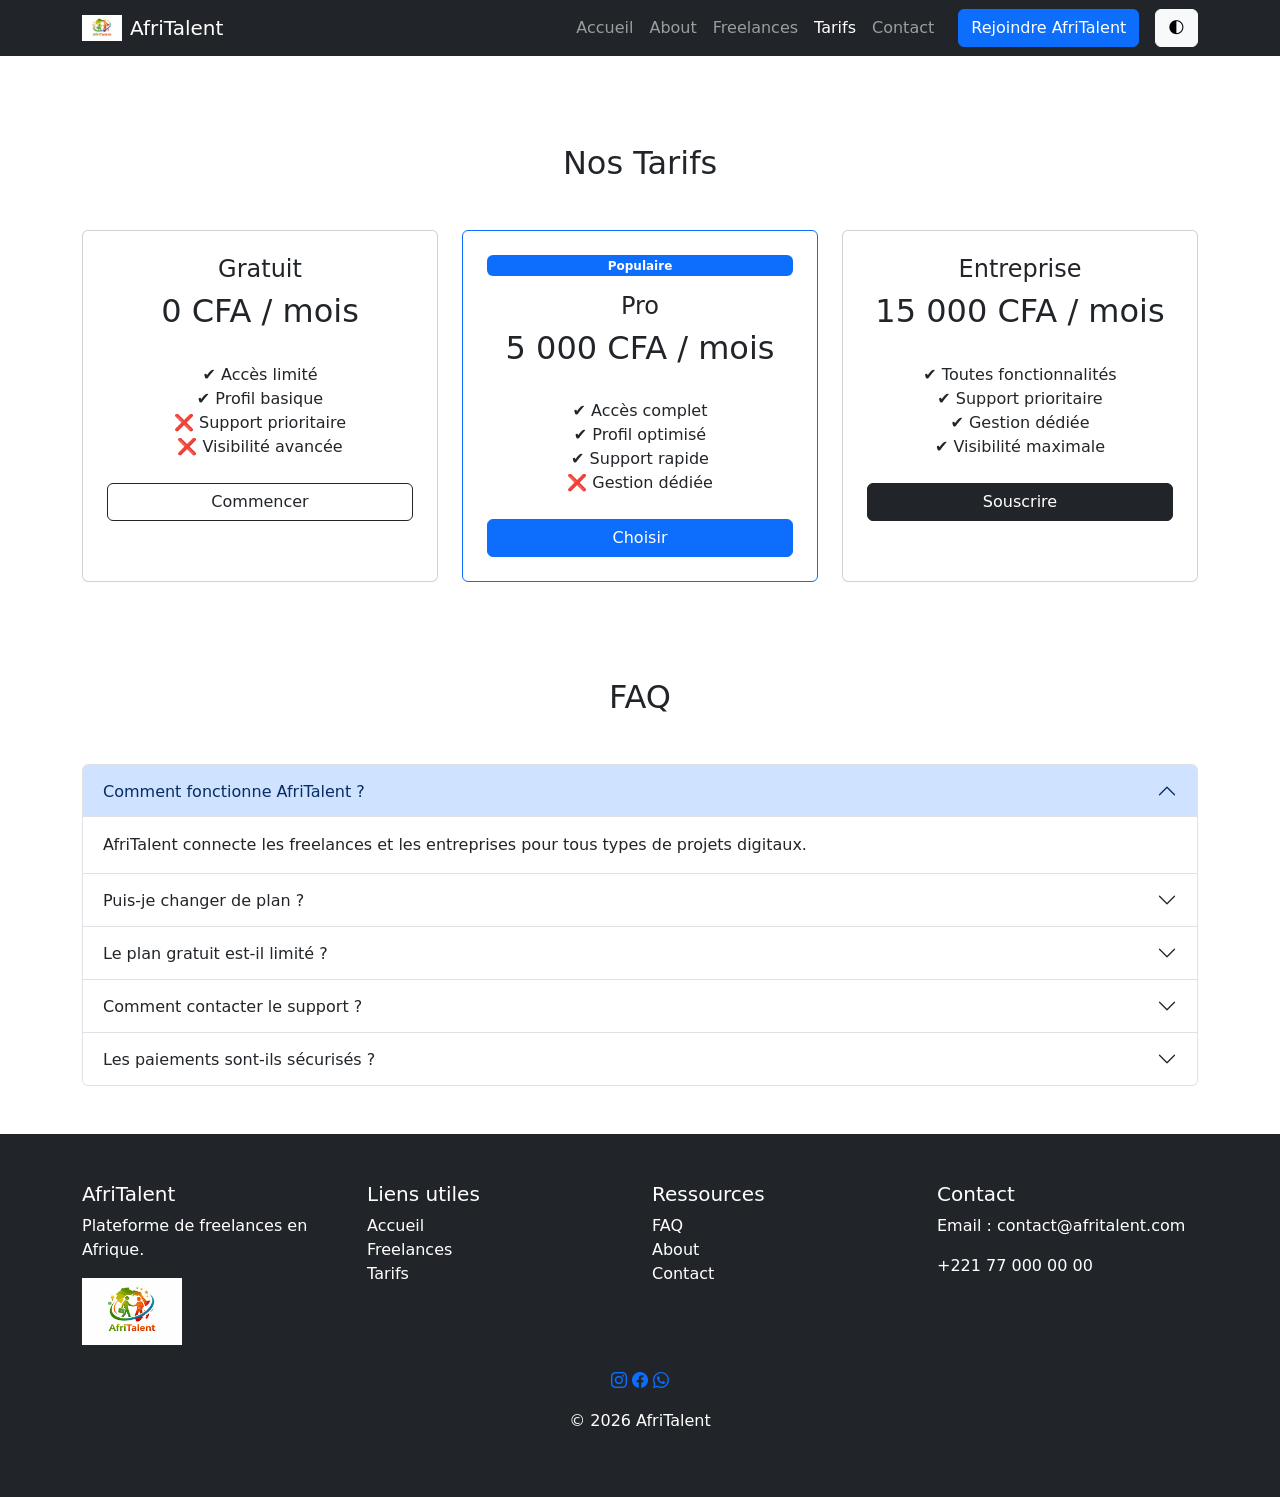
<file: tarifs.html>
<!DOCTYPE html>
<html lang="fr">
<head> 
<meta charset="UTF-8"> 
<meta name="viewport" content="width=device-width, initial-scale=1.0"> 
<head>
    <title>AfriTalent — Tarifs</title>
    <link href="https://cdn.jsdelivr.net/npm/bootstrap@5.3.0/dist/css/bootstrap.min.css" rel="stylesheet">
    <link href="https://cdn.jsdelivr.net/npm/bootstrap-icons@1.11.3/font/bootstrap-icons.min.css" rel="stylesheet">
    <link rel="stylesheet" href="css/style.css">
</head>

<body class="pt-5">
    <!-- NAVBAR -->
    <nav class="navbar navbar-expand-lg navbar-dark bg-dark fixed-top">
        <div class="container">
            <a class="navbar-brand d-flex align-items-center" href="index.html">
                <img src="images/logo.png" width="40" class="me-2" alt="logo">
                AfriTalent
            </a>
            <button class="navbar-toggler" type="button" data-bs-toggle="collapse" data-bs-target="#menu">
                <span class="navbar-toggler-icon"></span>
            </button>
            <div class="collapse navbar-collapse" id="menu">
                <ul class="navbar-nav ms-auto">
                    <li class="nav-item">
                        <a class="nav-link" href="index.html">Accueil</a>
                    </li>
                    <li class="nav-item">
                        <a class="nav-link" href="about.html">About</a>
                    </li>
                    <li class="nav-item">
                        <a class="nav-link" href="freelances.html">Freelances</a>
                    </li>
                    <li class="nav-item">
                        <a class="nav-link active" href="tarifs.html">Tarifs</a>
                    </li>
                    <li class="nav-item">
                        <a class="nav-link" href="contact.html">Contact</a>
                    </li>
                </ul>
                <a href="#" class="btn btn-primary ms-3">Rejoindre AfriTalent</a>
                <button class="btn btn-light ms-3">🌓</button>
            </div>
        </div>
    </nav>
    <!-- TARIFS -->
    <section class="container py-5 mt-5">
        <h2 class="text-center mb-5">Nos Tarifs</h2>
        <div class="row text-center g-4">
            <!-- GRATUIT -->
            <div class="col-md-4">
                <div class="card p-4 h-100">
                    <h4>Gratuit</h4>
                    <h2>0 CFA / mois</h2>
                    <ul class="list-unstyled my-4">
                        <li>✔️ Accès limité</li>
                        <li>✔️ Profil basique</li>
                        <li>❌ Support prioritaire</li>
                        <li>❌ Visibilité avancée</li>
                    </ul>
                    <a href="#" class="btn btn-outline-dark">Commencer</a>
                </div>
            </div>
            <!-- PRO -->
            <div class="col-md-4">
                <div class="card p-4 border border-primary h-100">
                    <span class="badge bg-primary mb-3">
                        Populaire
                    </span>
                    <h4>Pro</h4>
                    <h2>5 000 CFA / mois</h2>
                    <ul class="list-unstyled my-4">
                        <li>✔️ Accès complet</li>
                        <li>✔️ Profil optimisé</li>
                        <li>✔️ Support rapide</li>
                        <li>❌ Gestion dédiée</li>
                    </ul>
                    <a href="#" class="btn btn-primary">
                        Choisir
                    </a>
                </div>
            </div>
            <!-- ENTREPRISE -->
            <div class="col-md-4">
                <div class="card p-4 h-100">
                    <h4>Entreprise</h4>
                    <h2>15 000 CFA / mois</h2>
                    <ul class="list-unstyled my-4">
                        <li>✔️ Toutes fonctionnalités</li>
                        <li>✔️ Support prioritaire</li>
                        <li>✔️ Gestion dédiée</li>
                        <li>✔️ Visibilité maximale</li>
                    </ul>
                    <a href="contact.html" class="btn btn-dark">
                        Souscrire
                    </a>
                </div>
            </div>
        </div>
    </section>
    <!-- FAQ -->
    <section class="container py-5">
        <h2 class="text-center mb-5">FAQ</h2>
        <div class="accordion" id="faq">
            <!-- QUESTION 1 -->
            <div class="accordion-item">
                <h2 class="accordion-header">
                    <button class="accordion-button" data-bs-toggle="collapse" data-bs-target="#q1">
                        Comment fonctionne AfriTalent ?
                    </button>
                </h2>
                <div id="q1" class="accordion-collapse collapse show" data-bs-parent="#faq">
                    <div class="accordion-body">
                        AfriTalent connecte les freelances et les entreprises
                        pour tous types de projets digitaux.
                    </div>
                </div>
            </div>
            <!-- QUESTION 2 -->
            <div class="accordion-item">
                <h2 class="accordion-header">
                    <button class="accordion-button collapsed" data-bs-toggle="collapse" data-bs-target="#q2">
                        Puis-je changer de plan ?
                    </button>
                </h2>
                <div id="q2" class="accordion-collapse collapse" data-bs-parent="#faq">
                    <div class="accordion-body">
                        Oui, à tout moment.
                    </div>
                </div>
            </div>
            <!-- QUESTION 3 -->
            <div class="accordion-item">
                <h2 class="accordion-header">
                    <button class="accordion-button collapsed" data-bs-toggle="collapse" data-bs-target="#q3">
                        Le plan gratuit est-il limité ?
                    </button>
                </h2>
                <div id="q3" class="accordion-collapse collapse" data-bs-parent="#faq">
                    <div class="accordion-body">
                        Oui, certaines fonctionnalités sont limitées.
                    </div>
                </div>
            </div>
            <!-- QUESTION 4 -->
            <div class="accordion-item">
                <h2 class="accordion-header">
                    <button class="accordion-button collapsed" data-bs-toggle="collapse" data-bs-target="#q4">
                        Comment contacter le support ?
                    </button>
                </h2>
                <div id="q4" class="accordion-collapse collapse" data-bs-parent="#faq">
                    <div class="accordion-body">
                        Via la page contact.
                    </div>
                </div>
            </div>
            <!-- QUESTION 5 -->
            <div class="accordion-item">
                <h2 class="accordion-header">
                    <button class="accordion-button collapsed" data-bs-toggle="collapse" data-bs-target="#q5">
                        Les paiements sont-ils sécurisés ?
                    </button>
                </h2>
                <div id="q5" class="accordion-collapse collapse" data-bs-parent="#faq">
                    <div class="accordion-body">
                        Oui, les paiements sont 100% sécurisés.
                    </div>
                </div>
            </div>
        </div>
    </section>
    <!-- FOOTER -->
    <footer class="bg-dark text-white py-5">
        <div class="container">
            <div class="row">
                <div class="col-md-3">
                    <h5>AfriTalent</h5>
                    <p>Plateforme de freelances en Afrique.</p>
                    <img src="images/logo.png" alt="Logo" width="100">
                </div>
                <div class="col-md-3">
                    <h5>Liens utiles</h5>
                    <ul class="list-unstyled">
                        <li><a class="nav-link" href="index.html">Accueil</a></li>
                        <li><a class="nav-link" href="freelances.html">Freelances</a></li>
                        <li><a class="nav-link" href="tarifs.html">Tarifs</a></li>
                    </ul>
                </div>
                <div class="col-md-3">
                    <h5>Ressources</h5>
                    <ul class="list-unstyled">
                        <li>FAQ</li>
                        <li>About</li>
                        <li>Contact</li>
                    </ul>
                </div>
                <div class="col-md-3">
                    <h5>Contact</h5>
                    <p>Email : contact@afritalent.com</p>
                    <p>+221 77 000 00 00</p>
                </div>
            </div>
            <div class="text-center mt-4">
                <a href="#"><i class="bi bi-instagram"></i></a>
                <a href="#"><i class="bi bi-facebook"></i></a>
                <a href="#"><i class="bi bi-whatsapp"></i></a>
                <p class="mt-3">© 2026 AfriTalent</p>
            </div>
        </div>
    </footer>
    <!-- BOOTSTRAP JS -->
    <script src="https://cdn.jsdelivr.net/npm/bootstrap@5.3.0/dist/js/bootstrap.bundle.min.js"></script>
    <script></script>
</body>

</html>
</file>
<file: css/style.css>
@import url('https://fonts.googleapis.com/css2?family=Poppins:wght@300;400;500;600;700&family=Montserrat:wght@400;500;700&display=swap');

:root {
  --primary-color: #0d6efd;
  --secondary-color: #6c757d;
  --success-color: #198754;
  --danger-color: #dc3545;
  --warning-color: #ffc107;
  --dark-color: #111827;
  --light-color: #f8f9fa;
  --white-color: #ffffff;
  --text-color: #222222;

  --title-font: 'Montserrat', sans-serif;
  --text-font: 'Poppins', sans-serif;

  --padding: 20px;
  --margin: 20px;
  --border-radius: 12px;
  --shadow: 0 2px 10px rgba(0, 0, 0, 0.2);
}

* {
  margin: 0;
  padding: 0;
  box-sizing: border-box;
}
</file>
